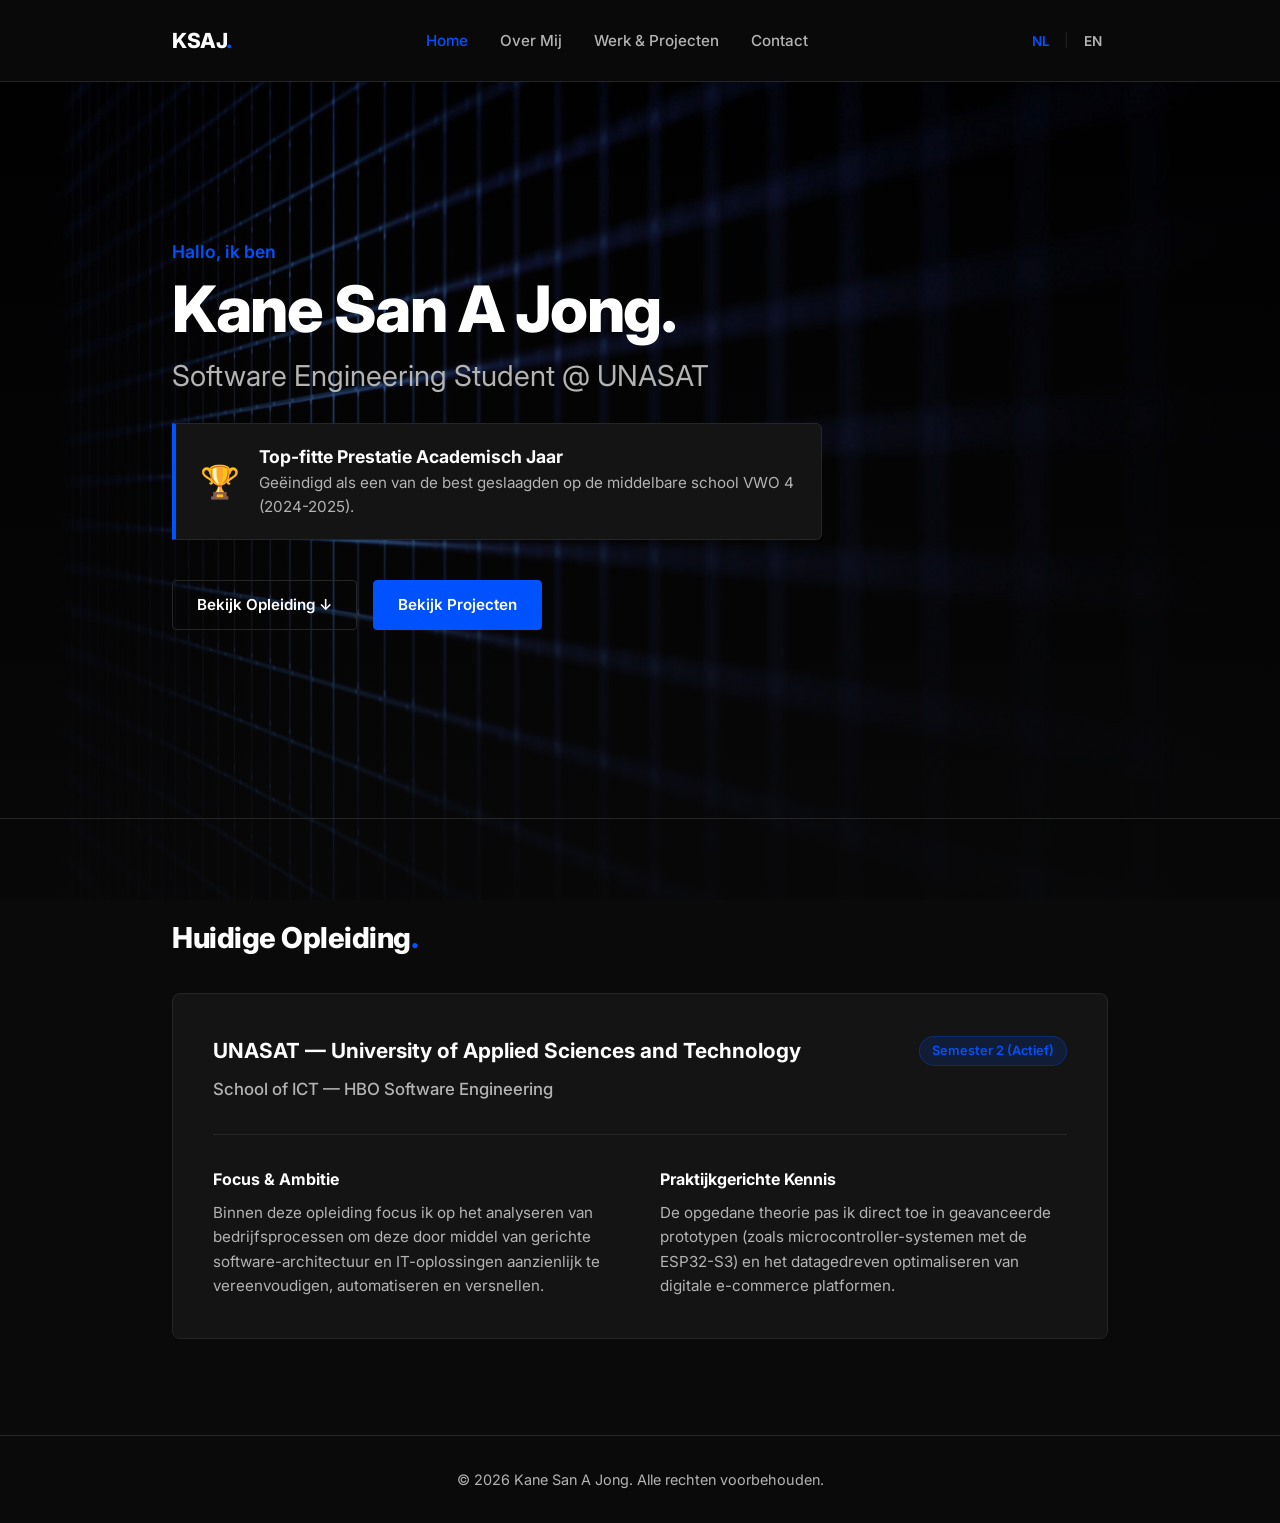
<file: index.html>
<!DOCTYPE html>
<html lang="nl">
<head>
    <meta charset="UTF-8">
    <meta name="viewport" content="width=device-width, initial-scale=1.0">
    <title>Kane San A Jong | Portfolio</title>
    <link rel="stylesheet" href="css/main.css">
    <link href="https://fonts.googleapis.com/css2?family=Inter:wght@300;400;600;800&display=swap" rel="stylesheet">
</head>
<body id="home-page">

    <nav id="navbar">
        <div class="nav-container">
            <a href="index.html" class="logo">KSAJ</a>
            <ul class="nav-links">
                <li><a href="index.html" class="active">Home</a></li>
                <li><a href="about.html">Over Mij</a></li>
                <li><a href="work.html">Werk & Projecten</a></li>
                <li><a href="contact.html">Contact</a></li>
            </ul>

            <div class="lang-switcher">
            <button class="lang-btn active" data-lang="nl">NL</button>
            <span class="lang-divider">|</span>
            <button class="lang-btn" data-lang="en">EN</button>
        </div>
    </div>
</nav>

    <header class="content-container hero-section">
        <div class="hero-content">
            <p class="greeting">Hallo, ik ben</p>
            <h1>Kane San A Jong.</h1>
            <h2>Software Engineering Student @ UNASAT</h2>
            
            <div class="achievements-container">
                <div class="achievement-card">
                    <div class="achievement-icon">🏆</div>
                    <div class="achievement-details">
                        <span class="achievement-title">Top-fitte Prestatie Academisch Jaar</span>
                        <span class="achievement-desc">Geëindigd als een van de best geslaagden op de middelbare school VWO 4 (2024-2025).</span>
                    </div>
                </div>
            </div>

            <div class="cta-buttons">
                <a href="#opleiding" class="btn btn-secondary scroll-btn">Bekijk Opleiding ↓</a>
                <a href="work.html" class="btn">Bekijk Projecten</a>
            </div>
        </div>
    </header>

    <main id="opleiding" class="education-highlight">
        <div class="content-container">
            <h3 class="subsection-title">Huidige Opleiding</h3>
            
            <div class="education-display-card">
                <div class="card-header">
                    <h4>UNASAT — University of Applied Sciences and Technology</h4>
                    <span class="status-badge">Semester 2 (Actief)</span>
                </div>
                <p class="study-branch">School of ICT &mdash; HBO Software Engineering</p>
                
                <div class="education-details-grid">
                    <div class="detail-column">
                        <h5>Focus & Ambitie</h5>
                        <p>Binnen deze opleiding focus ik op het analyseren van bedrijfsprocessen om deze door middel van gerichte software-architectuur en IT-oplossingen aanzienlijk te vereenvoudigen, automatiseren en versnellen.</p>
                    </div>
                    <div class="detail-column">
                        <h5>Praktijkgerichte Kennis</h5>
                        <p>De opgedane theorie pas ik direct toe in geavanceerde prototypen (zoals microcontroller-systemen met de ESP32-S3) en het datagedreven optimaliseren van digitale e-commerce platformen.</p>
                    </div>
                </div>
            </div>
        </div>
    </main>

    <footer>
        <div class="content-container">
            <p>&copy; 2026 Kane San A Jong. Alle rechten voorbehouden.</p>
        </div>
    </footer>

    <script src="js/main.js"></script>
<body id="home-page">
</html>
</file>
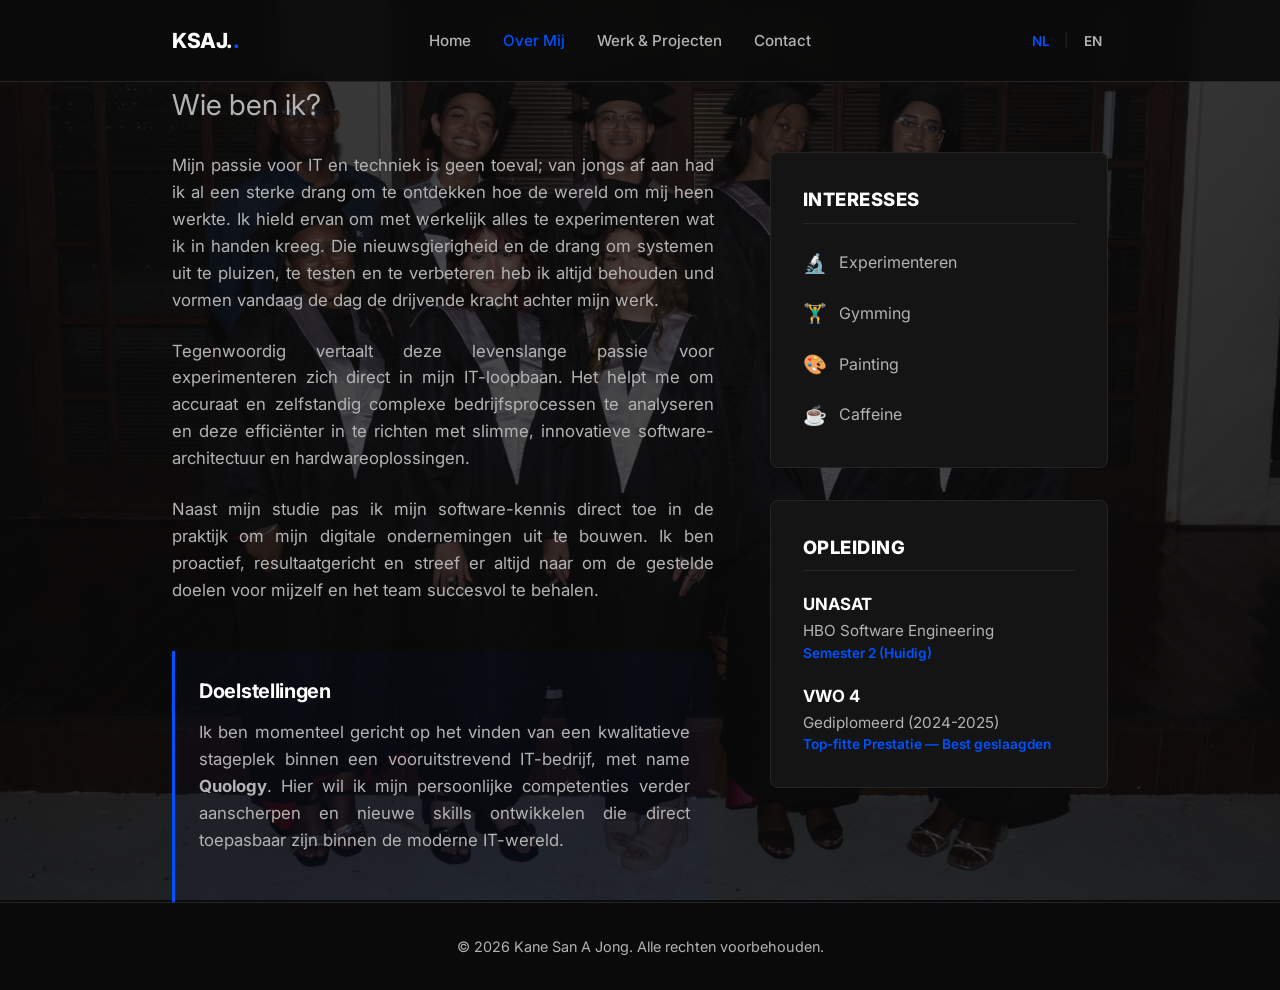
<file: about.html>
<!DOCTYPE html>
<html lang="nl">
<head>
    <meta charset="UTF-8">
    <meta name="viewport" content="width=device-width, initial-scale=1.0">
    <title>Over Mij | Kane San A Jong</title>
    <link rel="stylesheet" href="css/main.css">
    <link rel="stylesheet" href="css/about.css">
    <link href="https://fonts.googleapis.com/css2?family=Inter:wght@300;400;600;800&display=swap" rel="stylesheet">
</head>
<body id="about-page">

    <nav id="navbar">
        <div class="nav-container">
            <a href="index.html" class="logo">KSAJ.</a>
            <ul class="nav-links">
                <li><a href="index.html">Home</a></li>
                <li><a href="about.html" class="active">Over Mij</a></li>
                <li><a href="work.html">Werk & Projecten</a></li>
                <li><a href="contact.html">Contact</a></li>
            </ul>
            
            <div class="lang-switcher">
                <button class="lang-btn active" data-lang="nl">NL</button>
                <span class="lang-divider">|</span>
                <button class="lang-btn" data-lang="en">EN</button>
            </div>
        </div>
    </nav>

    <main class="content-container internal-page">
        <h2 class="section-title">Wie ben ik?</h2>
        
        <div class="about-grid">
            <section class="about-text">
                <p>Mijn passie voor IT en techniek is geen toeval; van jongs af aan had ik al een sterke drang om te ontdekken hoe de wereld om mij heen werkte. Ik hield ervan om met werkelijk alles te experimenteren wat ik in handen kreeg. Die nieuwsgierigheid en de drang om systemen uit te pluizen, te testen en te verbeteren heb ik altijd behouden und vormen vandaag de dag de drijvende kracht achter mijn werk.</p>
                
                <p>Tegenwoordig vertaalt deze levenslange passie voor experimenteren zich direct in mijn IT-loopbaan. Het helpt me om accuraat en zelfstandig complexe bedrijfsprocessen te analyseren en deze efficiënter in te richten met slimme, innovatieve software-architectuur en hardwareoplossingen.</p>
                
                <p>Naast mijn studie pas ik mijn software-kennis direct toe in de praktijk om mijn digitale ondernemingen uit te bouwen. Ik ben proactief, resultaatgericht en streef er altijd naar om de gestelde doelen voor mijzelf en het team succesvol te behalen.</p>
                
                <div class="objectives-block">
                    <h3>Doelstellingen</h3>
                    <p>Ik ben momenteel gericht op het vinden van een kwalitatieve stageplek binnen een vooruitstrevend IT-bedrijf, met name <strong>Quology</strong>. Hier wil ik mijn persoonlijke competenties verder aanscherpen en nieuwe skills ontwikkelen die direct toepasbaar zijn binnen de moderne IT-wereld.</p>
                </div>
            </section>
            
            <aside class="sidebar-info">
                <div class="info-block">
                    <h3>Interesses</h3>
                    <ul class="interests-list">
                        <li><span class="emoji">🔬</span> Experimenteren</li>
                        <li><span class="emoji">🏋️‍♂️</span> Gymming</li>
                        <li><span class="emoji">🎨</span> Painting</li>
                        <li><span class="emoji">☕</span> Caffeine</li>
                    </ul>
                </div>

                <div class="info-block">
                    <h3>Opleiding</h3>
                    <div class="education-item">
                        <p class="institution">UNASAT</p>
                        <p class="details">HBO Software Engineering<br><span class="status-text">Semester 2 (Huidig)</span></p>
                    </div>
                    <div class="education-item">
                        <p class="institution">VWO 4</p>
                        <p class="details">Gediplomeerd (2024-2025)<br><span class="status-text">Top-fitte Prestatie &mdash; Best geslaagden</span></p>
                    </div>
                </div>
            </aside>
        </div>
    </main>

    <footer>
        <div class="content-container">
            <p>&copy; 2026 Kane San A Jong. Alle rechten voorbehouden.</p>
        </div>
    </footer>

    <script src="js/main.js"></script>
</body>
</html>
</file>
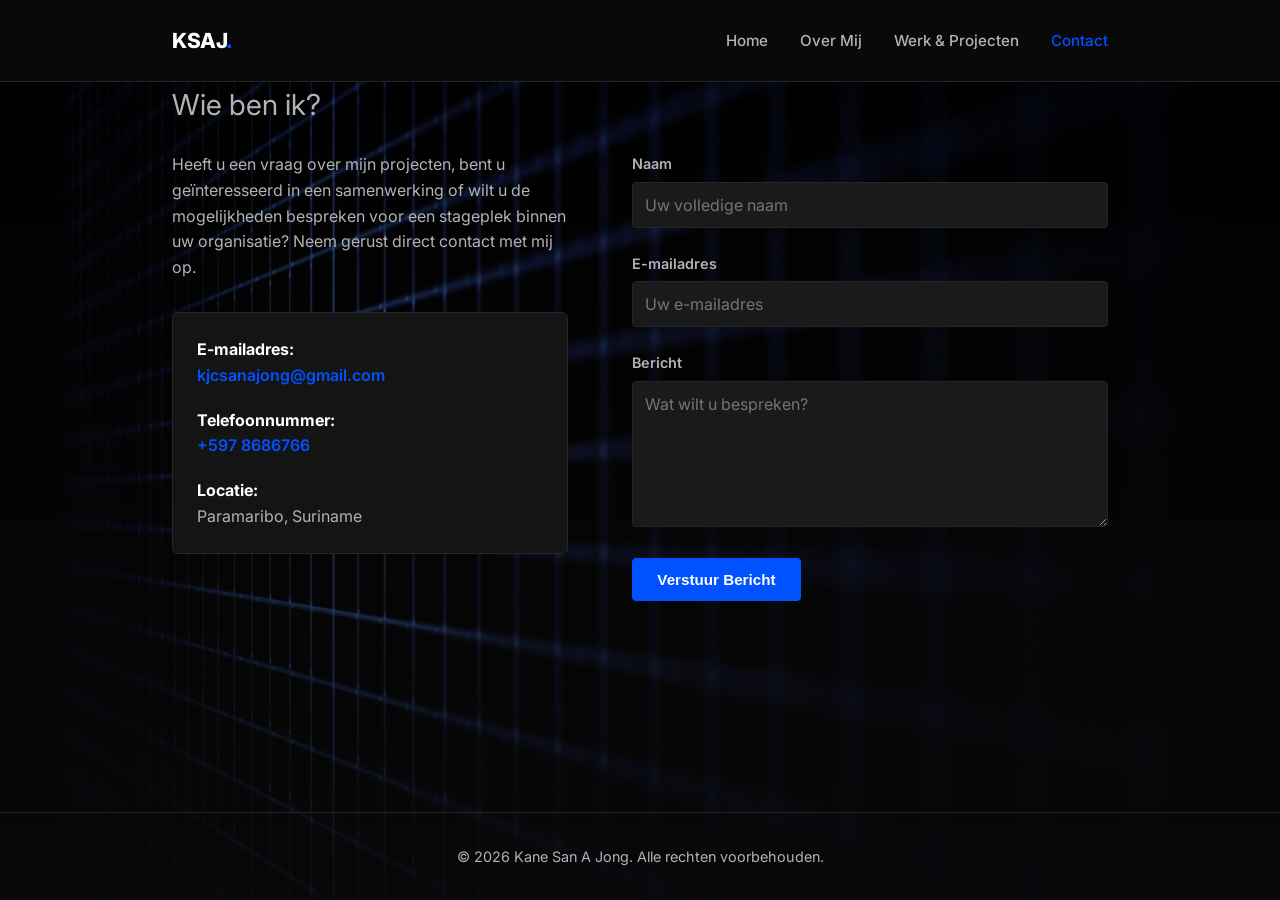
<file: contact.html>
<!DOCTYPE html>
<html lang="nl">
<head>
    <meta charset="UTF-8">
    <meta name="viewport" content="width=device-width, initial-scale=1.0">
    <title>Contact | Kane San A Jong</title>
    <link rel="stylesheet" href="css/main.css">
    <link rel="stylesheet" href="css/contact.css">
    <link href="https://fonts.googleapis.com/css2?family=Inter:wght@300;400;600;800&display=swap" rel="stylesheet">
</head>
<body id="contact-page">

    <nav id="navbar">
        <div class="nav-container">
            <a href="index.html" class="logo">KSAJ</a>
            <ul class="nav-links">
                <li><a href="index.html">Home</a></li>
                <li><a href="about.html">Over Mij</a></li>
                <li><a href="work.html">Werk & Projecten</a></li>
                <li><a href="contact.html" class="active">Contact</a></li>
            </ul>
        </div>
    </nav>

    <main class="content-container internal-page">
        <h2 class="section-title">Laten we praten</h2>
        
        <div class="contact-grid">
            <div class="contact-details">
                <p>Heeft u een vraag over mijn projecten, bent u geïnteresseerd in een samenwerking of wilt u de mogelijkheden bespreken voor een stageplek binnen uw organisatie? Neem gerust direct contact met mij op.</p>
                
                <div class="info-card">
                    <p><strong>E-mailadres:</strong><br><a href="mailto:kjcsanajong@gmail.com">kjcsanajong@gmail.com</a></p>
                    <p><strong>Telefoonnummer:</strong><br><a href="tel:+5978686766">+597 8686766</a></p>
                    <p><strong>Locatie:</strong><br>Paramaribo, Suriname</p>
                </div>
            </div>

            <div class="form-wrapper">
                <form id="contact-form" action="https://api.web3forms.com/submit" method="POST">
                    <input type="hidden" name="access_key" value="301d45ac-f3a3-4242-916f-b82838256be3">
                    
                    <div class="form-group">
                        <label for="name">Naam</label>
                        <input type="text" id="name" name="name" placeholder="Uw volledige naam" required>
                    </div>
                    <div class="form-group">
                        <label for="email">E-mailadres</label>
                        <input type="email" id="email" name="email" placeholder="Uw e-mailadres" required>
                    </div>
                    <div class="form-group">
                        <label for="message">Bericht</label>
                        <textarea id="message" name="message" rows="6" placeholder="Wat wilt u bespreken?" required></textarea>
                    </div>
                    <button type="submit" class="btn">Verstuur Bericht</button>
                </form>
            </div>
        </div>
    </main>

    <footer>
        <div class="content-container">
            <p>&copy; 2026 Kane San A Jong. Alle rechten voorbehouden.</p>
        </div>
    </footer>

    <script src="js/main.js"></script>
    <script src="js/contact.js"></script>
</body>
</html>
</file>
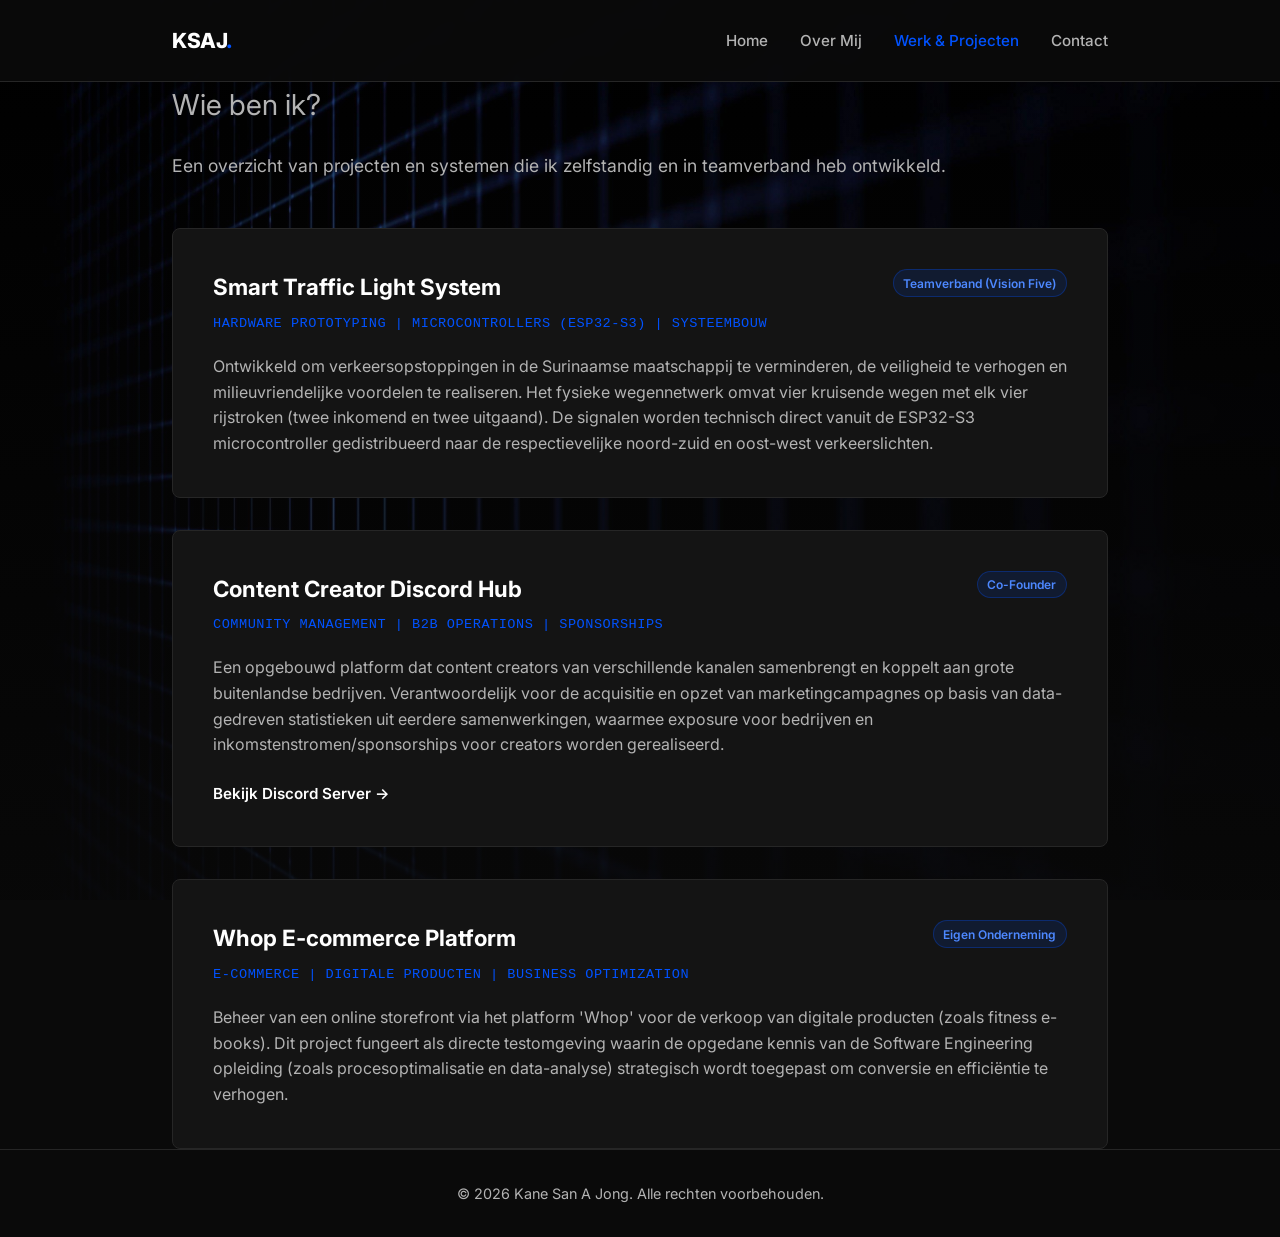
<file: work.html>
<!DOCTYPE html>
<html lang="nl">
<head>
    <meta charset="UTF-8">
    <meta name="viewport" content="width=device-width, initial-scale=1.0">
    <title>Werk & Projecten | Kane San A Jong</title>
    <link rel="stylesheet" href="css/main.css">
    <link rel="stylesheet" href="css/work.css">
    <link href="https://fonts.googleapis.com/css2?family=Inter:wght@300;400;600;800&display=swap" rel="stylesheet">
</head>
<body id="work-page">

    <nav id="navbar">
        <div class="nav-container">
            <a href="index.html" class="logo">KSAJ</a>
            <ul class="nav-links">
                <li><a href="index.html">Home</a></li>
                <li><a href="about.html">Over Mij</a></li>
                <li><a href="work.html" class="active">Werk & Projecten</a></li>
                <li><a href="contact.html">Contact</a></li>
            </ul>
        </div>
    </nav>

    <main class="content-container internal-page">
        <h2 class="section-title">Mijn Projecten</h2>
        <p class="section-intro">Een overzicht van projecten en systemen die ik zelfstandig en in teamverband heb ontwikkeld.</p>

        <div class="projects-container">
            <div class="project-card">
                <div class="project-header">
                    <h3>Smart Traffic Light System</h3>
                    <span class="badge">Teamverband (Vision Five)</span>
                </div>
                <p class="tech-stack">Hardware Prototyping | Microcontrollers (ESP32-S3) | Systeembouw</p>
                <p>Ontwikkeld om verkeersopstoppingen in de Surinaamse maatschappij te verminderen, de veiligheid te verhogen en milieuvriendelijke voordelen te realiseren. Het fysieke wegennetwerk omvat vier kruisende wegen met elk vier rijstroken (twee inkomend en twee uitgaand). De signalen worden technisch direct vanuit de ESP32-S3 microcontroller gedistribueerd naar de respectievelijke noord-zuid en oost-west verkeerslichten.</p>
            </div>

            <div class="project-card">
                <div class="project-header">
                    <h3>Content Creator Discord Hub</h3>
                    <span class="badge">Co-Founder</span>
                </div>
                <p class="tech-stack">Community Management | B2B Operations | Sponsorships</p>
                <p>Een opgebouwd platform dat content creators van verschillende kanalen samenbrengt en koppelt aan grote buitenlandse bedrijven. Verantwoordelijk voor de acquisitie en opzet van marketingcampagnes op basis van data-gedreven statistieken uit eerdere samenwerkingen, waarmee exposure voor bedrijven en inkomstenstromen/sponsorships voor creators worden gerealiseerd.</p>
                <a href="https://discord.gg/RVB4Aw6UJ" target="_blank" class="project-link">Bekijk Discord Server &rarr;</a>
            </div>

            <div class="project-card">
                <div class="project-header">
                    <h3>Whop E-commerce Platform</h3>
                    <span class="badge">Eigen Onderneming</span>
                </div>
                <p class="tech-stack">E-commerce | Digitale Producten | Business Optimization</p>
                <p>Beheer van een online storefront via het platform 'Whop' voor de verkoop van digitale producten (zoals fitness e-books). Dit project fungeert als directe testomgeving waarin de opgedane kennis van de Software Engineering opleiding (zoals procesoptimalisatie en data-analyse) strategisch wordt toegepast om conversie en efficiëntie te verhogen.</p>
            </div>
        </div>
    </main>

    <footer>
        <div class="content-container">
            <p>&copy; 2026 Kane San A Jong. Alle rechten voorbehouden.</p>
        </div>
    </footer>

    <script src="js/main.js"></script>
<body id="work-page">
</html>
</file>
<file: css/main.css>
:root {
    --bg-color: #0a0a0a;      
    --text-color: #ffffff;    
    --text-muted: #b3b3b3;     
    --accent-color: #0052ff;   
    --accent-hover: #003ec2;   
    --card-bg: #141414;        
    --border-color: #262626;   
    --font-base: 'Inter', sans-serif;
}

* {
    margin: 0;
    padding: 0;
    box-sizing: border-box;
}

html {
    scroll-behavior: smooth;
}

body {
    font-family: var(--font-base);
    background-color: var(--bg-color);
    color: var(--text-color);
    line-height: 1.6;
    display: flex;
    flex-direction: column;
    min-height: 100vh;
    overflow-y: auto;
}

/* ANIMATIE VOOR HET VLOEIEND IN-FADEN VAN DE INHOUD */
main {
    animation: pageFadeIn 0.6s ease-out forwards;
}

@keyframes pageFadeIn {
    from {
        opacity: 0;
        transform: translateY(10px); /* Start iets lager voor een subtiele lift */
    }
    to {
        opacity: 1;
        transform: translateY(0);    
    }
}


.content-container {
    max-width: 1000px;
    width: 100%;
    margin: 0 auto;
    padding: 0 2rem;
}

/* Navigatiebalk */
#navbar {
    position: sticky;
    top: 0;
    background: rgba(10, 10, 10, 0.9);
    backdrop-filter: blur(10px);
    border-bottom: 1px solid var(--border-color);
    z-index: 100;
}

.nav-container {
    max-width: 1000px;
    margin: 0 auto;
    padding: 1.5rem 2rem;
    display: flex;
    justify-content: space-between;
    align-items: center;
}

.logo {
    font-weight: 800;
    font-size: 1.3rem;
    color: var(--text-color);
    text-decoration: none;
    letter-spacing: -0.5px;
}

.logo::after {
    content: '.';
    color: var(--accent-color);
}

.nav-links {
    list-style: none;
    display: flex;
    gap: 2rem;
}

.nav-links a {
    text-decoration: none;
    color: var(--text-muted);
    font-weight: 500;
    font-size: 0.95rem;
    transition: color 0.2s ease;
}

.nav-links a:hover, .nav-links a.active {
    color: var(--accent-color);
}

/* Knoppen */
.btn {
    display: inline-block;
    padding: 0.75rem 1.5rem;
    background-color: var(--accent-color);
    color: #ffffff;
    font-weight: 600;
    text-decoration: none;
    border-radius: 4px;
    border: 1px solid var(--accent-color);
    cursor: pointer;
    font-size: 0.95rem;
    transition: background-color 0.2s ease, border-color 0.2s ease;
}

.btn:hover {
    background-color: var(--accent-hover);
    border-color: var(--accent-hover);
}

.btn-secondary {
    background-color: transparent;
    color: var(--text-color);
    border: 1px solid var(--border-color);
}

.btn-secondary:hover {
    background-color: rgba(255, 255, 255, 0.05);
    border-color: var(--text-muted);
}

/* Home */
.hero-section {
    display: flex;
    flex-direction: column;
    justify-content: center;
    min-height: calc(90vh - 74px);
    padding-top: 2rem;
    padding-bottom: 4rem;
}

.greeting {
    font-size: 1.1rem;
    color: var(--accent-color);
    font-weight: 600;
    margin-bottom: 0.5rem;
}

h1 {
    font-size: 4rem;
    font-weight: 800;
    letter-spacing: -1.5px;
    line-height: 1.1;
    margin-bottom: 0.5rem;
}

h2 {
    font-size: 1.8rem;
    font-weight: 400;
    color: var(--text-muted);
    margin-bottom: 1.5rem;
}

/* Achievements component */
.achievements-container {
    max-width: 650px;
    margin-bottom: 2.5rem;
}

.achievement-card {
    display: flex;
    align-items: center;
    background-color: var(--card-bg);
    border-left: 4px solid var(--accent-color);
    border-top: 1px solid var(--border-color);
    border-right: 1px solid var(--border-color);
    border-bottom: 1px solid var(--border-color);
    padding: 1.2rem 1.5rem;
    border-radius: 0 6px 6px 0;
}

.achievement-icon {
    font-size: 2rem;
    margin-right: 1.2rem;
}

.achievement-details {
    display: flex;
    flex-direction: column;
}

.achievement-title {
    font-weight: 700;
    font-size: 1.1rem;
    color: var(--text-color);
}

.achievement-desc {
    font-size: 0.95rem;
    color: var(--text-muted);
}

.cta-buttons {
    display: flex;
    gap: 1rem;
}

/* SECTIE: Opleiding Uitgelicht */
.education-highlight {
    padding: 6rem 0;
    border-top: 1px solid var(--border-color);
}

.subsection-title {
    font-size: 1.8rem;
    font-weight: 800;
    margin-bottom: 2rem;
    letter-spacing: -0.5px;
}

.subsection-title::after {
    content: '.';
    color: var(--accent-color);
}

.education-display-card {
    background-color: var(--card-bg);
    border: 1px solid var(--border-color);
    border-radius: 8px;
    padding: 2.5rem;
}

.card-header {
    display: flex;
    justify-content: space-between;
    align-items: center;
    flex-wrap: wrap;
    gap: 1rem;
    margin-bottom: 0.5rem;
}

.card-header h4 {
    font-size: 1.3rem;
    font-weight: 700;
}

.status-badge {
    font-size: 0.8rem;
    background-color: rgba(0, 82, 255, 0.15);
    color: var(--accent-color);
    padding: 0.25rem 0.75rem;
    border-radius: 20px;
    font-weight: 600;
    border: 1px solid rgba(0, 82, 255, 0.3);
}

.study-branch {
    font-size: 1.05rem;
    color: var(--text-muted);
    font-weight: 500;
    margin-bottom: 2rem;
}

.education-details-grid {
    display: grid;
    grid-template-columns: 1fr 1fr;
    gap: 2.5rem;
    border-top: 1px solid var(--border-color);
    padding-top: 2rem;
}

.detail-column h5 {
    font-size: 1rem;
    font-weight: 700;
    margin-bottom: 0.5rem;
    color: var(--text-color);
}

.detail-column p {
    font-size: 0.95rem;
    color: var(--text-muted);
    margin: 0;
}

/* Taalswitcher */
.lang-switcher {
    display: flex;
    align-items: center;
    gap: 0.5rem;
    margin-left: 1.5rem;
}

.lang-btn {
    background: none;
    border: none;
    color: var(--text-muted);
    font-family: var(--font-base);
    font-size: 0.85rem;
    font-weight: 600;
    cursor: pointer;
    padding: 0.2rem 0.4rem;
    transition: color 0.2s ease;
}

.lang-btn:hover {
    color: var(--text-color);
}

.lang-btn.active {
    color: var(--accent-color);
}

.lang-divider {
    color: var(--border-color);
    font-size: 0.85rem;
    user-select: none;
}

/* Footer */
footer {
    border-top: 1px solid var(--border-color);
    padding: 2rem 0;
    text-align: center;
    font-size: 0.9rem;
    color: var(--text-muted);
    margin-top: auto;
}

/* Mobiele optimalisaties */
@media (max-width: 768px) {
    h1 { font-size: 2.8rem; }
    h2 { font-size: 1.4rem; }
    .nav-container { flex-direction: column; gap: 1rem; }
    .nav-links { gap: 1.2rem; }
    .achievement-card { flex-direction: column; align-items: flex-start; gap: 0.5rem; }
    .achievement-icon { margin-right: 0; }
    .education-details-grid { grid-template-columns: 1fr; gap: 1.5rem; }
    .lang-switcher { margin-left: 0; margin-top: 0.5rem; }
}


#about-page {
    background-image: linear-gradient(rgba(10, 10, 10, 0.75), rgba(10, 10, 10, 0.75)), url('../img/kane-pf.jpeg');
    background-size: cover;
    background-repeat: no-repeat;
    background-position: center top; 
    background-attachment: fixed; 
}


/* ACHTERGRONDFOTO'S PER PAGINA */

/* 1. Unieke achtergrond voor de 'About' pagina (Jouw Profiel) */
#about-page {
    background-image: linear-gradient(rgba(10, 10, 10, 0.75), rgba(10, 10, 10, 0.75)), url('../img/kane-pf.jpeg');
    background-size: cover;
    background-repeat: no-repeat;
    background-position: center top; 
    background-attachment: fixed; 
}

/* 2. Gedeelde achtergrondafbeelding voor Home, Projecten en Contact */
#home-page,
#work-page,
#contact-page {
    
    background-image: linear-gradient(rgba(10, 10, 10, 0.0), rgba(10, 10, 10, 0.75)), url('../img/bg-photo.jpg');
    background-size: cover;
    background-repeat: no-repeat;
    background-position: center center; 
    background-attachment: fixed; 
}
</file>
<file: css/about.css>
/* Tweekoloms indeling */
.about-grid {
    display: grid;
    grid-template-columns: 1.6fr 1fr;
    gap: 3.5rem;
    align-items: start;
}

.about-text p {
    color: var(--text-muted);
    font-size: 1.05rem;
    margin-bottom: 1.5rem;
    text-align: justify;
}

/* Extra nadruk op Doelstellingen */
.objectives-block {
    margin-top: 3rem;
    padding: 1.5rem;
    background: rgba(0, 82, 255, 0.03);
    border-left: 3px solid var(--accent-color);
    border-radius: 0 8px 8px 0;
}

.objectives-block h3 {
    font-size: 1.25rem;
    font-weight: 700;
    margin-bottom: 0.75rem;
    letter-spacing: -0.3px;
}

/* Rechterkant: Zijbalk */
.sidebar-info {
    display: flex;
    flex-direction: column;
    gap: 2rem;
}

/* Kaart-styling met blauwe hover */
.info-block {
    background: var(--card-bg);
    border: 1px solid var(--border-color);
    padding: 2rem;
    border-radius: 8px;
    transition: transform 0.2s ease, border-color 0.2s ease;
}

.info-block:hover {
    border-color: rgba(0, 82, 255, 0.4); /* Blauwe gloed bij hover */
}

.info-block h3 {
    font-size: 1.15rem;
    font-weight: 800;
    margin-bottom: 1.25rem;
    text-transform: uppercase;
    letter-spacing: 0.5px;
    color: var(--text-color);
    border-bottom: 1px solid var(--border-color);
    padding-bottom: 0.5rem;
}

/* Interesses Lijst */
.interests-list {
    list-style: none;
    display: flex;
    flex-direction: column;
    gap: 0.75rem;
}

.interests-list li {
    font-size: 1rem;
    color: var(--text-muted);
    display: flex;
    align-items: center;
    padding: 0.25rem 0;
}

.interests-list .emoji {
    font-size: 1.2rem;
    margin-right: 12px;
    display: inline-block;
    width: 24px;
    text-align: center;
}

/* Opleidingssectie Structuur */
.education-item {
    margin-bottom: 1.25rem;
}

.education-item:last-child {
    margin-bottom: 0;
}

.institution {
    font-weight: 700;
    font-size: 1.05rem;
    color: var(--text-color);
    margin-bottom: 0.15rem;
}

.details {
    font-size: 0.95rem;
    color: var(--text-muted);
    line-height: 1.4;
}

.status-text {
    font-size: 0.85rem;
    color: var(--accent-color);
    font-weight: 600;
}

@media (max-width: 900px) {
    .about-grid {
        grid-template-columns: 1fr;
        gap: 2.5rem;
    }
    
    .info-block {
        padding: 1.5rem;
    }
}
</file>
<file: css/contact.css>
.contact-grid {
    display: grid;
    grid-template-columns: 1fr 1.2fr;
    gap: 4rem;
}

.contact-details p {
    color: var(--text-muted);
}

.info-card {
    margin-top: 2rem;
    background: var(--card-bg);
    border: 1px solid var(--border-color);
    padding: 1.5rem;
    border-radius: 6px;
}

.info-card p {
    margin-bottom: 1.2rem;
    font-size: 1rem;
    color: var(--text-muted);
}

.info-card p:last-child {
    margin-bottom: 0;
}

.info-card strong {
    color: var(--text-color);
}

.info-card a {
    color: var(--accent-color);
    font-weight: 600;
    text-decoration: none;
}

.info-card a:hover {
    text-decoration: underline;
}

.form-group {
    margin-bottom: 1.5rem;
}

label {
    display: block;
    font-size: 0.9rem;
    font-weight: 600;
    margin-bottom: 0.4rem;
    color: var(--text-muted);
}

input, textarea {
    width: 100%;
    padding: 0.75rem;
    border: 1px solid var(--border-color);
    border-radius: 4px;
    font-family: var(--font-base);
    font-size: 1rem;
    background: #1a1a1a;
    color: var(--text-color);
    transition: border-color 0.2s ease;
}

input:focus, textarea:focus {
    outline: none;
    border-color: var(--accent-color);
}

@media (max-width: 768px) {
    .contact-grid { grid-template-columns: 1fr; gap: 2rem; }
}
</file>
<file: css/work.css>
.section-intro {
    color: var(--text-muted);
    margin-bottom: 3rem;
    font-size: 1.1rem;
}

.projects-container {
    display: flex;
    flex-direction: column;
    gap: 2rem;
}

/* Projectkaart met de nieuwe blauwe gloed bij een hover */
.project-card {
    background: var(--card-bg);
    border: 1px solid var(--border-color);
    padding: 2.5rem;
    border-radius: 8px;
    transition: border-color 0.2s ease, box-shadow 0.2s ease;
}

.project-card:hover {
    border-color: var(--accent-color);
    box-shadow: 0 4px 20px rgba(0, 82, 255, 0.15); /* Subtiele blauwe gloed */
}

.project-header {
    display: flex;
    justify-content: space-between;
    align-items: flex-start;
    margin-bottom: 0.5rem;
}

.project-header h3 {
    font-size: 1.4rem;
    font-weight: 700;
}

/* Badges aangepast naar een stijlvolle saffierblauwe tint */
.badge {
    font-size: 0.75rem;
    background: rgba(0, 82, 255, 0.12);
    padding: 0.2rem 0.6rem;
    border-radius: 20px;
    font-weight: 600;
    color: #4d88ff; /* Iets lichtere, goed leesbare tint blauw voor tekst */
    border: 1px solid rgba(0, 82, 255, 0.3);
}


.tech-stack {
    font-family: monospace;
    color: var(--accent-color);
    font-size: 0.85rem;
    margin-bottom: 1.2rem;
    text-transform: uppercase;
    letter-spacing: 0.5px;
}

.project-card p:not(.tech-stack) {
    color: var(--text-muted);
}

.project-link {
    display: inline-block;
    margin-top: 1.5rem;
    font-size: 0.95rem;
    font-weight: 600;
    color: var(--text-color);
    text-decoration: none;
    transition: color 0.2s ease;
}


.project-link:hover {
    color: var(--accent-color);
}
</file>
